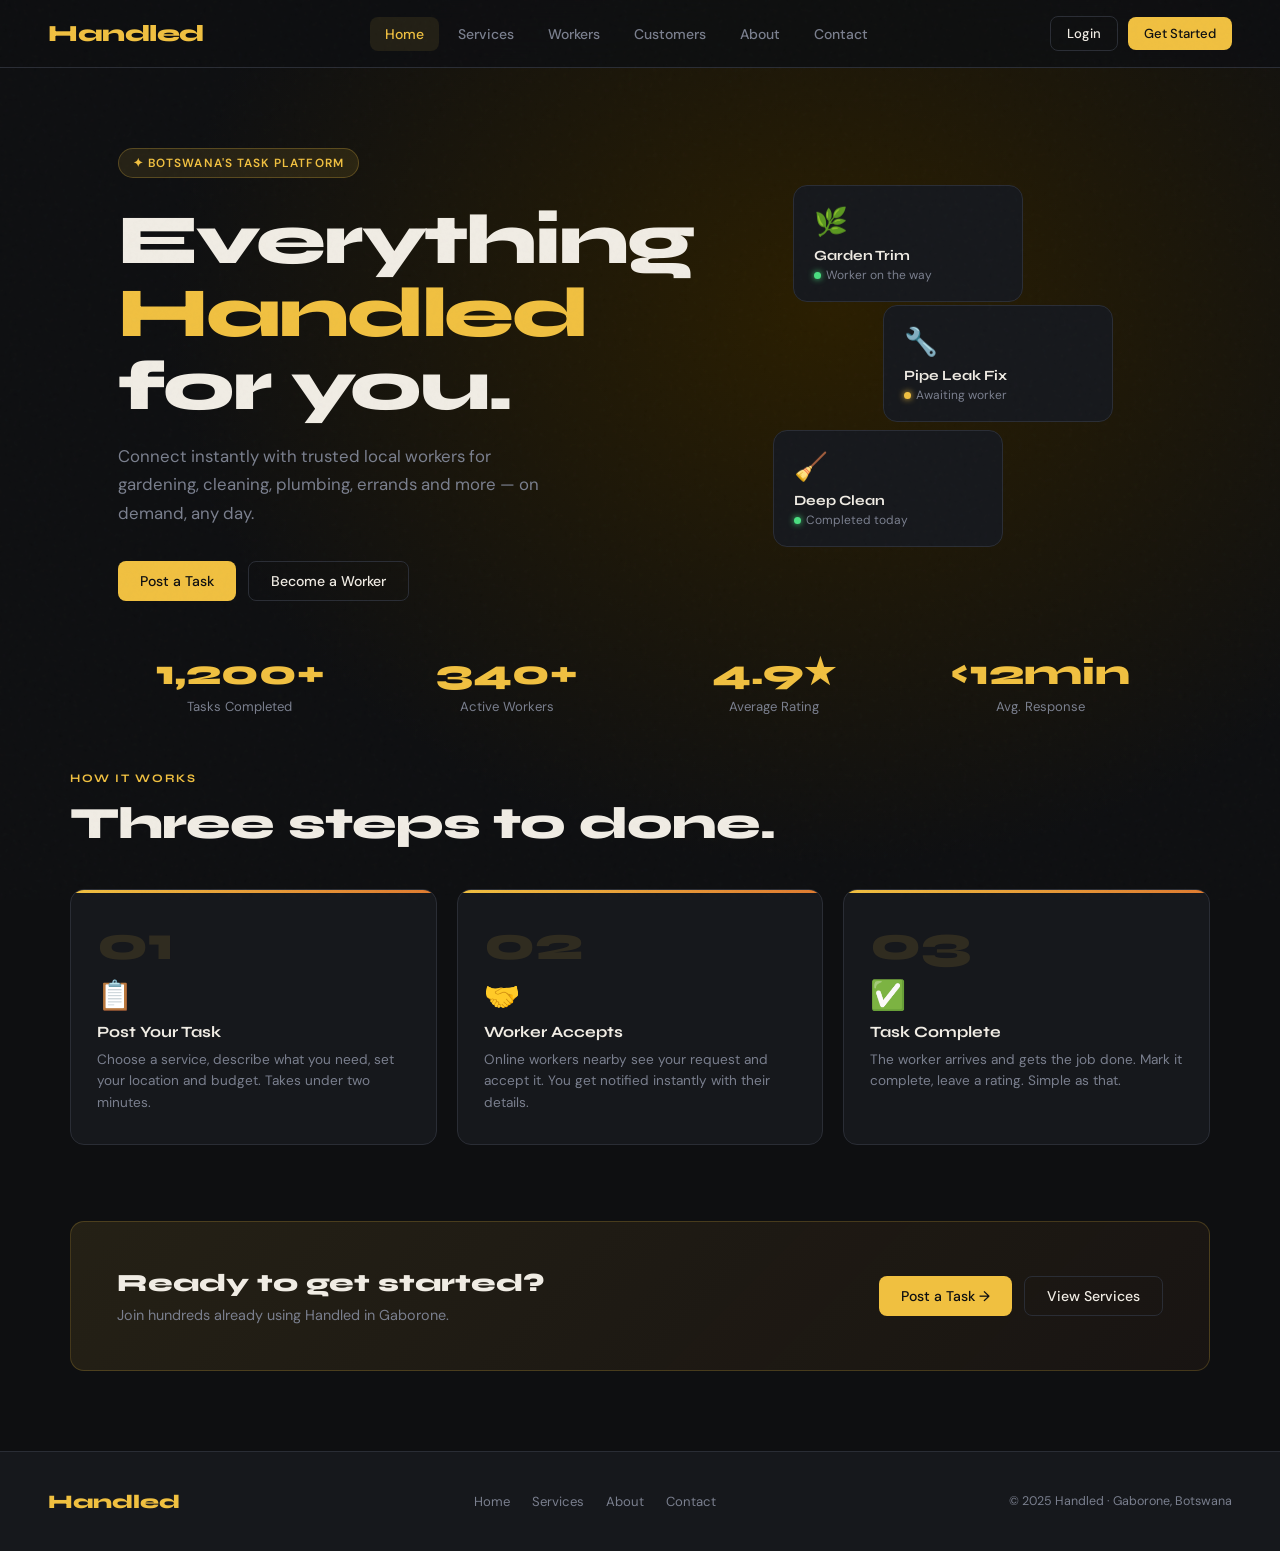
<file: index.html>
<!DOCTYPE html>
<html lang="en">
<head>
<meta charset="UTF-8">
<meta name="viewport" content="width=device-width, initial-scale=1.0">
<title>Handled – Tasks, Done.</title>
<link href="https://fonts.googleapis.com/css2?family=Syne:wght@400;600;700;800&family=DM+Sans:ital,wght@0,300;0,400;0,500;1,300&display=swap" rel="stylesheet">
<style>
:root{--bg:#0e0f11;--surface:#16181c;--surface2:#1e2127;--border:#2a2d35;--accent:#f0c040;--accent2:#e07b30;--text:#f0ece4;--muted:#7a7f8e;--success:#4ade80;--danger:#f87171;--radius:14px;--radius-sm:8px;}
*{margin:0;padding:0;box-sizing:border-box;}
html{scroll-behavior:smooth;}
body{font-family:'DM Sans',sans-serif;background:var(--bg);color:var(--text);min-height:100vh;overflow-x:hidden;}
body::before{content:'';position:fixed;inset:0;background-image:url("data:image/svg+xml,%3Csvg viewBox='0 0 200 200' xmlns='http://www.w3.org/2000/svg'%3E%3Cfilter id='n'%3E%3CfeTurbulence type='fractalNoise' baseFrequency='0.9' numOctaves='4' stitchTiles='stitch'/%3E%3C/filter%3E%3Crect width='100%25' height='100%25' filter='url(%23n)' opacity='0.04'/%3E%3C/svg%3E");pointer-events:none;z-index:9998;opacity:.5;}

/* NAVBAR */
.navbar{position:fixed;top:0;left:0;right:0;z-index:999;display:flex;align-items:center;justify-content:space-between;padding:0 48px;height:68px;background:rgba(14,15,17,.9);backdrop-filter:blur(16px);border-bottom:1px solid var(--border);}
.nav-logo{font-family:'Syne',sans-serif;font-size:1.45rem;font-weight:800;color:var(--accent);cursor:pointer;letter-spacing:-.02em;}
.nav-links{display:flex;align-items:center;gap:4px;}
.nav-link{padding:8px 15px;border-radius:var(--radius-sm);font-size:.875rem;font-weight:500;color:var(--muted);cursor:pointer;transition:all .18s;border:none;background:transparent;font-family:'DM Sans',sans-serif;}
.nav-link:hover{color:var(--text);}
.nav-link.active{color:var(--accent);background:rgba(240,192,64,.09);}
.nav-actions{display:flex;align-items:center;gap:10px;}
.btn{display:inline-flex;align-items:center;gap:8px;padding:10px 22px;border-radius:var(--radius-sm);font-family:'DM Sans',sans-serif;font-size:.88rem;font-weight:500;cursor:pointer;border:none;transition:all .18s;}
.btn-primary{background:var(--accent);color:#0e0f11;}
.btn-primary:hover{background:#ffd055;transform:translateY(-1px);}
.btn-ghost{background:transparent;color:var(--text);border:1px solid var(--border);}
.btn-ghost:hover{border-color:var(--accent);color:var(--accent);}
.btn-sm{padding:8px 16px;font-size:.82rem;}
.hamburger{display:none;flex-direction:column;gap:5px;cursor:pointer;padding:6px;background:none;border:none;}
.hamburger span{display:block;width:22px;height:2px;background:var(--text);border-radius:2px;transition:all .3s;}
.mobile-menu{display:none;position:fixed;top:68px;left:0;right:0;background:var(--surface);border-bottom:1px solid var(--border);padding:16px 24px;z-index:998;flex-direction:column;gap:4px;}
.mobile-menu.open{display:flex;}
.mob-link{padding:12px 16px;border-radius:var(--radius-sm);font-size:.9rem;font-weight:500;color:var(--muted);cursor:pointer;transition:all .18s;border:none;background:transparent;font-family:'DM Sans',sans-serif;text-align:left;}
.mob-link:hover,.mob-link.active{color:var(--accent);background:rgba(240,192,64,.08);}

/* PAGE SYSTEM */
.page{display:none;min-height:100vh;padding-top:68px;}
.page.active{display:block;animation:fadeIn .35s ease;}
@keyframes fadeIn{from{opacity:0;transform:translateY(10px);}to{opacity:1;transform:translateY(0);}}

/* COMMON */
.section{padding:76px 48px;}
.section-label{font-family:'Syne',sans-serif;font-size:.72rem;font-weight:700;letter-spacing:.14em;text-transform:uppercase;color:var(--accent);margin-bottom:14px;}
.section-title{font-family:'Syne',sans-serif;font-size:clamp(1.8rem,3.5vw,2.8rem);font-weight:800;line-height:1.1;letter-spacing:-.02em;}
.section-sub{color:var(--muted);font-size:1rem;line-height:1.7;margin-top:14px;max-width:520px;}
footer{background:var(--surface);border-top:1px solid var(--border);padding:38px 48px;display:flex;align-items:center;justify-content:space-between;flex-wrap:wrap;gap:20px;}
.footer-logo{font-family:'Syne',sans-serif;font-size:1.2rem;font-weight:800;color:var(--accent);}
.footer-links{display:flex;gap:22px;flex-wrap:wrap;}
.footer-links a{font-size:.82rem;color:var(--muted);text-decoration:none;cursor:pointer;transition:color .18s;}
.footer-links a:hover{color:var(--text);}
.footer-copy{font-size:.78rem;color:var(--muted);}
.empty-state{text-align:center;padding:36px 20px;color:var(--muted);}
.empty-state .ei{font-size:2rem;margin-bottom:10px;}
.empty-state p{font-size:.85rem;}
#toast{position:fixed;bottom:28px;right:28px;background:var(--surface2);border:1px solid var(--border);border-radius:var(--radius-sm);padding:14px 20px;font-size:.87rem;color:var(--text);display:flex;align-items:center;gap:10px;opacity:0;transform:translateY(10px);transition:all .25s;z-index:9999;max-width:320px;pointer-events:none;}
#toast.show{opacity:1;transform:translateY(0);}

/* FORMS */
.form-group{margin-bottom:16px;}
.form-group label{display:block;font-size:.8rem;color:var(--muted);margin-bottom:6px;font-weight:500;}
.form-group input,.form-group select,.form-group textarea{width:100%;background:var(--surface2);border:1px solid var(--border);border-radius:var(--radius-sm);padding:11px 13px;color:var(--text);font-size:.9rem;font-family:'DM Sans',sans-serif;transition:border .18s;appearance:none;}
.form-group input:focus,.form-group select:focus,.form-group textarea:focus{outline:none;border-color:var(--accent);}
.form-group input::placeholder,.form-group textarea::placeholder{color:var(--muted);}
.form-group textarea{resize:vertical;min-height:80px;}
.form-row{display:grid;grid-template-columns:1fr 1fr;gap:12px;}
.auth-submit{width:100%;padding:13px;background:var(--accent);border:none;border-radius:var(--radius-sm);color:#0e0f11;font-size:.95rem;font-weight:700;cursor:pointer;font-family:'Syne',sans-serif;margin-top:4px;transition:all .18s;}
.auth-submit:hover{background:#ffd055;transform:translateY(-1px);}
.tab-row{display:flex;background:var(--surface2);border-radius:var(--radius-sm);padding:4px;margin-bottom:22px;gap:4px;}
.tab{flex:1;padding:9px;text-align:center;font-size:.85rem;font-weight:500;cursor:pointer;border-radius:6px;transition:all .18s;color:var(--muted);border:none;background:transparent;font-family:'DM Sans',sans-serif;}
.tab.active{background:var(--accent);color:#0e0f11;}
.badge{padding:4px 11px;border-radius:99px;font-size:.72rem;font-weight:600;}
.badge-pending{background:rgba(240,192,64,.15);color:var(--accent);}
.badge-accepted{background:rgba(74,222,128,.15);color:var(--success);}
.badge-done{background:rgba(74,222,128,.1);color:var(--success);border:1px solid rgba(74,222,128,.2);}
.logout-btn{background:transparent;border:1px solid var(--border);color:var(--muted);padding:8px 14px;border-radius:var(--radius-sm);cursor:pointer;font-size:.8rem;font-family:'DM Sans',sans-serif;transition:all .18s;}
.logout-btn:hover{border-color:var(--danger);color:var(--danger);}
.nav-user-pill{display:flex;align-items:center;gap:8px;font-size:.83rem;color:var(--muted);}
.avatar{width:30px;height:30px;border-radius:50%;background:var(--accent);color:#0e0f11;display:flex;align-items:center;justify-content:center;font-weight:700;font-size:.8rem;font-family:'Syne',sans-serif;}

/* ── HOME ── */
#home{background:radial-gradient(ellipse 80% 55% at 65% 20%,#2a1e00,var(--bg) 65%);}
.hero{display:grid;grid-template-columns:1fr 1fr;max-width:1140px;margin:0 auto;padding:80px 48px 50px;gap:60px;align-items:center;}
.hero-badge{display:inline-flex;align-items:center;gap:8px;background:rgba(240,192,64,.1);border:1px solid rgba(240,192,64,.25);padding:6px 14px;border-radius:99px;margin-bottom:26px;font-size:.74rem;letter-spacing:.09em;text-transform:uppercase;color:var(--accent);font-weight:600;}
.hero-title{font-family:'Syne',sans-serif;font-size:clamp(3rem,5.5vw,4.6rem);font-weight:800;line-height:1.04;letter-spacing:-.03em;}
.hero-title span{color:var(--accent);}
.hero-sub{margin-top:18px;color:var(--muted);font-size:1.05rem;line-height:1.7;max-width:440px;}
.hero-btns{display:flex;gap:12px;margin-top:34px;flex-wrap:wrap;}
.hero-visual{position:relative;height:400px;}
.float-card{position:absolute;background:var(--surface);border:1px solid var(--border);border-radius:var(--radius);padding:18px 20px;width:230px;animation:float 4s ease-in-out infinite;}
.float-card:nth-child(1){top:10px;left:40px;animation-delay:0s;}
.float-card:nth-child(2){top:130px;left:130px;animation-delay:.9s;}
.float-card:nth-child(3){top:255px;left:20px;animation-delay:1.7s;}
@keyframes float{0%,100%{transform:translateY(0);}50%{transform:translateY(-9px);}}
.float-card .fi{font-size:1.7rem;margin-bottom:8px;}
.float-card h4{font-family:'Syne',sans-serif;font-size:.88rem;font-weight:700;}
.float-card p{font-size:.75rem;color:var(--muted);margin-top:3px;}
.dot{display:inline-block;width:7px;height:7px;border-radius:50%;margin-right:5px;}
.dot-g{background:var(--success);box-shadow:0 0 6px var(--success);}
.dot-y{background:var(--accent);box-shadow:0 0 6px var(--accent);}
.stats-strip{display:grid;grid-template-columns:repeat(4,1fr);max-width:1140px;margin:0 auto;padding:0 48px 56px;gap:24px;}
.strip-stat{text-align:center;}
.strip-num{font-family:'Syne',sans-serif;font-size:2.2rem;font-weight:800;color:var(--accent);}
.strip-lbl{font-size:.82rem;color:var(--muted);margin-top:4px;}
.how-grid{display:grid;grid-template-columns:repeat(3,1fr);gap:20px;max-width:1140px;margin:40px auto 0;}
.how-card{background:var(--surface);border:1px solid var(--border);border-radius:var(--radius);padding:30px 26px;position:relative;overflow:hidden;}
.how-card::before{content:'';position:absolute;top:0;left:0;right:0;height:3px;background:linear-gradient(90deg,var(--accent),var(--accent2));}
.how-num{font-family:'Syne',sans-serif;font-size:3rem;font-weight:800;color:rgba(240,192,64,.12);line-height:1;}
.how-icon{font-size:1.8rem;margin:8px 0;}
.how-card h4{font-family:'Syne',sans-serif;font-size:.98rem;font-weight:700;margin-bottom:8px;}
.how-card p{font-size:.85rem;color:var(--muted);line-height:1.6;}

/* ── SERVICES ── */
#services{background:radial-gradient(ellipse 60% 40% at 20% 80%,#1a0f00,var(--bg) 60%);}
.services-grid{display:grid;grid-template-columns:repeat(3,1fr);gap:20px;margin-top:44px;}
.service-card{background:var(--surface);border:1px solid var(--border);border-radius:var(--radius);padding:32px 26px;cursor:pointer;transition:all .22s;position:relative;overflow:hidden;}
.service-card::after{content:'';position:absolute;bottom:0;left:0;right:0;height:0;background:linear-gradient(to top,rgba(240,192,64,.06),transparent);transition:height .3s;}
.service-card:hover{border-color:rgba(240,192,64,.4);transform:translateY(-4px);box-shadow:0 16px 40px rgba(0,0,0,.4);}
.service-card:hover::after{height:100%;}
.svc-icon{font-size:2.6rem;margin-bottom:16px;}
.svc-name{font-family:'Syne',sans-serif;font-size:1.1rem;font-weight:800;margin-bottom:10px;}
.svc-desc{font-size:.86rem;color:var(--muted);line-height:1.65;}
.svc-price{margin-top:18px;font-family:'Syne',sans-serif;font-size:.88rem;font-weight:700;color:var(--accent);}
.svc-tags{display:flex;flex-wrap:wrap;gap:6px;margin-top:12px;}
.svc-tag{padding:3px 10px;background:var(--surface2);border-radius:99px;font-size:.71rem;color:var(--muted);border:1px solid var(--border);}

/* ── WORKERS ── */
#workers-page{background:radial-gradient(ellipse 50% 40% at 80% 20%,#001a10,var(--bg) 60%);}
.workers-grid{display:grid;grid-template-columns:repeat(3,1fr);gap:20px;margin-top:44px;margin-bottom:48px;}
.worker-card{background:var(--surface);border:1px solid var(--border);border-radius:var(--radius);padding:26px;transition:all .22s;}
.worker-card:hover{border-color:rgba(240,192,64,.35);transform:translateY(-3px);}
.worker-top{display:flex;align-items:center;gap:14px;margin-bottom:16px;}
.w-avatar{width:50px;height:50px;border-radius:50%;display:flex;align-items:center;justify-content:center;font-family:'Syne',sans-serif;font-size:1.25rem;font-weight:800;color:#0e0f11;flex-shrink:0;}
.w-info h4{font-family:'Syne',sans-serif;font-size:.95rem;font-weight:700;}
.w-info p{font-size:.76rem;color:var(--muted);margin-top:2px;}
.w-online{display:inline-flex;align-items:center;gap:5px;font-size:.72rem;margin-top:4px;}
.w-skills{display:flex;flex-wrap:wrap;gap:6px;margin-bottom:14px;}
.skill-tag{padding:4px 11px;background:rgba(240,192,64,.08);border:1px solid rgba(240,192,64,.2);border-radius:99px;font-size:.72rem;color:var(--accent);}
.w-stats{display:flex;gap:20px;}
.wstat{text-align:center;}
.wstat-num{font-family:'Syne',sans-serif;font-size:1.05rem;font-weight:700;}
.wstat-lbl{font-size:.69rem;color:var(--muted);margin-top:2px;}
/* Worker auth box */
.worker-auth-box{background:var(--surface);border:1px solid var(--border);border-radius:var(--radius);padding:34px 30px;max-width:500px;}
/* Worker dash */
.online-toggle{display:flex;align-items:center;gap:10px;background:var(--surface);border:1px solid var(--border);border-radius:var(--radius-sm);padding:8px 16px;cursor:pointer;}
.toggle-sw{width:40px;height:22px;background:var(--border);border-radius:99px;position:relative;transition:background .2s;}
.toggle-sw.on{background:var(--success);}
.toggle-sw::after{content:'';position:absolute;width:16px;height:16px;border-radius:50%;background:white;top:3px;left:3px;transition:transform .2s;}
.toggle-sw.on::after{transform:translateX(18px);}
.online-txt.on{color:var(--success);}
.online-txt.off{color:var(--muted);}
.online-txt{font-size:.78rem;}
.w-stats-row{display:grid;grid-template-columns:repeat(3,1fr);gap:14px;margin:26px 0;}
.w-stat-card{background:var(--surface);border:1px solid var(--border);border-radius:var(--radius);padding:20px 22px;}
.ws-label{font-size:.74rem;color:var(--muted);font-weight:500;margin-bottom:6px;}
.ws-val{font-family:'Syne',sans-serif;font-size:1.8rem;font-weight:800;color:var(--accent);}
.jobs-list{display:flex;flex-direction:column;gap:12px;}
.job-card{background:var(--surface);border:1px solid var(--border);border-radius:var(--radius);padding:20px 24px;display:grid;grid-template-columns:auto 1fr auto;gap:16px;align-items:start;transition:border .2s,transform .18s;}
.job-card:hover{border-color:rgba(240,192,64,.4);transform:translateX(4px);}
.j-emoji{font-size:1.8rem;}
.j-body h4{font-family:'Syne',sans-serif;font-size:.93rem;font-weight:700;margin-bottom:4px;}
.j-body p{font-size:.81rem;color:var(--muted);line-height:1.5;}
.j-tags{display:flex;gap:6px;margin-top:8px;flex-wrap:wrap;}
.j-tag{padding:3px 9px;background:var(--surface2);border-radius:99px;font-size:.69rem;color:var(--muted);border:1px solid var(--border);}
.j-right{display:flex;flex-direction:column;align-items:flex-end;gap:8px;}
.j-price{font-family:'Syne',sans-serif;font-size:1.05rem;font-weight:700;color:var(--accent);}
.j-price span{font-size:.69rem;color:var(--muted);font-family:'DM Sans',sans-serif;font-weight:400;}
.btn-accept{padding:8px 16px;background:var(--accent);color:#0e0f11;border:none;border-radius:var(--radius-sm);cursor:pointer;font-size:.82rem;font-weight:600;font-family:'Syne',sans-serif;transition:all .18s;white-space:nowrap;}
.btn-accept:hover{background:#ffd055;}
.btn-accepted{padding:8px 16px;background:rgba(74,222,128,.15);color:var(--success);border:1px solid rgba(74,222,128,.3);border-radius:var(--radius-sm);font-size:.82rem;font-weight:600;font-family:'Syne',sans-serif;white-space:nowrap;}

/* ── CUSTOMERS ── */
#customers-page{background:radial-gradient(ellipse 55% 40% at 10% 60%,#001520,var(--bg) 60%);}
.auth-wrap{display:grid;grid-template-columns:1fr 1fr;gap:44px;margin-top:44px;align-items:start;}
.auth-box{background:var(--surface);border:1px solid var(--border);border-radius:var(--radius);padding:34px 30px;}
.auth-box-title{font-family:'Syne',sans-serif;font-size:1.1rem;font-weight:800;margin-bottom:5px;}
.auth-box-sub{font-size:.82rem;color:var(--muted);margin-bottom:22px;}
.cat-grid{display:grid;grid-template-columns:repeat(5,1fr);gap:10px;margin-bottom:18px;}
.cat-btn{background:var(--surface2);border:1px solid var(--border);border-radius:var(--radius-sm);padding:14px 8px;text-align:center;cursor:pointer;transition:all .18s;}
.cat-btn:hover,.cat-btn.sel{border-color:var(--accent);background:rgba(240,192,64,.08);}
.cat-btn .ci{font-size:1.5rem;margin-bottom:5px;}
.cat-btn span{display:block;font-size:.7rem;font-family:'Syne',sans-serif;font-weight:700;}
.post-form{background:var(--surface2);border:1px solid var(--border);border-radius:var(--radius-sm);padding:20px;margin-bottom:18px;display:none;}
.post-form h4{font-family:'Syne',sans-serif;font-size:.9rem;font-weight:700;margin-bottom:14px;}
.dash-box{background:var(--surface);border:1px solid var(--border);border-radius:var(--radius);overflow:hidden;}
.dash-head{background:linear-gradient(135deg,rgba(240,192,64,.1),transparent);padding:22px 26px;border-bottom:1px solid var(--border);display:flex;align-items:center;justify-content:space-between;}
.dash-head h3{font-family:'Syne',sans-serif;font-size:.95rem;font-weight:800;}
.dash-body{padding:22px 26px;}
.req-list{display:flex;flex-direction:column;gap:10px;}
.req-card{background:var(--surface);border:1px solid var(--border);border-radius:var(--radius-sm);padding:15px 18px;display:flex;align-items:center;justify-content:space-between;gap:10px;transition:border .18s;}
.req-l{display:flex;align-items:center;gap:12px;}
.req-emoji{font-size:1.5rem;}
.req-info h5{font-family:'Syne',sans-serif;font-size:.86rem;font-weight:700;}
.req-info p{font-size:.74rem;color:var(--muted);margin-top:2px;}
.req-r{display:flex;align-items:center;gap:10px;flex-shrink:0;}

/* ── ABOUT ── */
#about{background:radial-gradient(ellipse 60% 50% at 50% 0%,#1a1000,var(--bg) 60%);}
.about-hero{display:grid;grid-template-columns:1fr 1fr;gap:56px;align-items:center;margin-bottom:72px;}
.about-title{font-family:'Syne',sans-serif;font-size:clamp(2rem,4vw,3rem);font-weight:800;line-height:1.1;letter-spacing:-.02em;}
.about-body{font-size:.93rem;color:var(--muted);line-height:1.8;margin-top:16px;}
.about-visual{display:grid;grid-template-columns:1fr 1fr;gap:12px;}
.about-tile{background:var(--surface);border:1px solid var(--border);border-radius:var(--radius);padding:24px 20px;}
.at-icon{font-size:1.7rem;margin-bottom:10px;}
.about-tile h4{font-family:'Syne',sans-serif;font-size:.88rem;font-weight:700;margin-bottom:6px;}
.about-tile p{font-size:.79rem;color:var(--muted);line-height:1.6;}
.values-grid{display:grid;grid-template-columns:repeat(4,1fr);gap:16px;margin-top:36px;}
.value-card{background:var(--surface);border:1px solid var(--border);border-radius:var(--radius);padding:26px 20px;text-align:center;}
.value-icon{font-size:1.9rem;margin-bottom:12px;}
.value-card h4{font-family:'Syne',sans-serif;font-size:.88rem;font-weight:700;margin-bottom:8px;}
.value-card p{font-size:.79rem;color:var(--muted);line-height:1.5;}

/* ── CONTACT ── */
#contact{background:radial-gradient(ellipse 50% 50% at 80% 80%,#100a00,var(--bg) 60%);}
.contact-grid{display:grid;grid-template-columns:1fr 1.4fr;gap:44px;margin-top:44px;align-items:start;}
.contact-info-card{background:var(--surface);border:1px solid var(--border);border-radius:var(--radius);padding:34px;}
.contact-info-card h3{font-family:'Syne',sans-serif;font-size:1.05rem;font-weight:800;margin-bottom:22px;}
.contact-item{display:flex;align-items:flex-start;gap:14px;margin-bottom:22px;}
.ci-icon{width:40px;height:40px;background:rgba(240,192,64,.1);border:1px solid rgba(240,192,64,.2);border-radius:var(--radius-sm);display:flex;align-items:center;justify-content:center;font-size:1rem;flex-shrink:0;}
.ci-body h5{font-family:'Syne',sans-serif;font-size:.84rem;font-weight:700;margin-bottom:3px;}
.ci-body p{font-size:.8rem;color:var(--muted);line-height:1.5;}
.contact-form-card{background:var(--surface);border:1px solid var(--border);border-radius:var(--radius);padding:34px;}
.contact-form-card h3{font-family:'Syne',sans-serif;font-size:1.05rem;font-weight:800;margin-bottom:5px;}
.contact-form-card > p{font-size:.82rem;color:var(--muted);margin-bottom:22px;}
.contact-submit{width:100%;padding:14px;background:var(--accent);border:none;border-radius:var(--radius-sm);color:#0e0f11;font-size:.95rem;font-weight:700;cursor:pointer;font-family:'Syne',sans-serif;transition:all .18s;margin-top:4px;}
.contact-submit:hover{background:#ffd055;transform:translateY(-1px);}

/* RESPONSIVE */
@media(max-width:920px){
  .navbar{padding:0 20px;}
  .nav-links{display:none;}
  .hamburger{display:flex;}
  .hero,.auth-wrap,.contact-grid,.about-hero{grid-template-columns:1fr;}
  .hero-visual{display:none;}
  .services-grid,.workers-grid,.values-grid,.how-grid{grid-template-columns:repeat(2,1fr);}
  .section{padding:56px 20px;}
  .stats-strip{padding:0 20px 40px;grid-template-columns:repeat(2,1fr);}
  .cat-grid{grid-template-columns:repeat(3,1fr);}
}
@media(max-width:560px){
  .services-grid,.workers-grid,.values-grid,.how-grid{grid-template-columns:1fr;}
  .w-stats-row{grid-template-columns:repeat(2,1fr);}
}
</style>
</head>
<body>

<!-- NAVBAR -->
<nav class="navbar">
  <div class="nav-logo" onclick="nav('home')">Handled</div>
  <div class="nav-links">
    <button class="nav-link active" onclick="nav('home')">Home</button>
    <button class="nav-link" onclick="nav('services')">Services</button>
    <button class="nav-link" onclick="nav('workers-page')">Workers</button>
    <button class="nav-link" onclick="nav('customers-page')">Customers</button>
    <button class="nav-link" onclick="nav('about')">About</button>
    <button class="nav-link" onclick="nav('contact')">Contact</button>
  </div>
  <div class="nav-actions" id="nav-actions">
    <button class="btn btn-ghost btn-sm" onclick="nav('customers-page')">Login</button>
    <button class="btn btn-primary btn-sm" onclick="nav('customers-page')">Get Started</button>
  </div>
  <button class="hamburger" onclick="toggleMenu()">
    <span></span><span></span><span></span>
  </button>
</nav>

<!-- MOBILE MENU -->
<div class="mobile-menu" id="mobile-menu">
  <button class="mob-link active" onclick="nav('home');closeMenu()">Home</button>
  <button class="mob-link" onclick="nav('services');closeMenu()">Services</button>
  <button class="mob-link" onclick="nav('workers-page');closeMenu()">Workers</button>
  <button class="mob-link" onclick="nav('customers-page');closeMenu()">Customers</button>
  <button class="mob-link" onclick="nav('about');closeMenu()">About</button>
  <button class="mob-link" onclick="nav('contact');closeMenu()">Contact</button>
</div>

<!-- ══════════ HOME ══════════ -->
<div id="home" class="page active">
  <div class="hero">
    <div>
      <div class="hero-badge">✦ Botswana's Task Platform</div>
      <h1 class="hero-title">Everything<br><span>Handled</span><br>for you.</h1>
      <p class="hero-sub">Connect instantly with trusted local workers for gardening, cleaning, plumbing, errands and more — on demand, any day.</p>
      <div class="hero-btns">
        <button class="btn btn-primary" onclick="nav('customers-page')">Post a Task</button>
        <button class="btn btn-ghost" onclick="nav('workers-page')">Become a Worker</button>
      </div>
    </div>
    <div class="hero-visual">
      <div class="float-card"><div class="fi">🌿</div><h4>Garden Trim</h4><p><span class="dot dot-g"></span>Worker on the way</p></div>
      <div class="float-card"><div class="fi">🔧</div><h4>Pipe Leak Fix</h4><p><span class="dot dot-y"></span>Awaiting worker</p></div>
      <div class="float-card"><div class="fi">🧹</div><h4>Deep Clean</h4><p><span class="dot dot-g"></span>Completed today</p></div>
    </div>
  </div>
  <div class="stats-strip">
    <div class="strip-stat"><div class="strip-num">1,200+</div><div class="strip-lbl">Tasks Completed</div></div>
    <div class="strip-stat"><div class="strip-num">340+</div><div class="strip-lbl">Active Workers</div></div>
    <div class="strip-stat"><div class="strip-num">4.9★</div><div class="strip-lbl">Average Rating</div></div>
    <div class="strip-stat"><div class="strip-num">&lt;12min</div><div class="strip-lbl">Avg. Response</div></div>
  </div>
  <div class="section" style="padding-top:0;">
    <div style="max-width:1140px;margin:0 auto;">
      <div class="section-label">How it works</div>
      <div class="section-title">Three steps to done.</div>
      <div class="how-grid">
        <div class="how-card"><div class="how-num">01</div><div class="how-icon">📋</div><h4>Post Your Task</h4><p>Choose a service, describe what you need, set your location and budget. Takes under two minutes.</p></div>
        <div class="how-card"><div class="how-num">02</div><div class="how-icon">🤝</div><h4>Worker Accepts</h4><p>Online workers nearby see your request and accept it. You get notified instantly with their details.</p></div>
        <div class="how-card"><div class="how-num">03</div><div class="how-icon">✅</div><h4>Task Complete</h4><p>The worker arrives and gets the job done. Mark it complete, leave a rating. Simple as that.</p></div>
      </div>
    </div>
  </div>
  <div class="section" style="padding-top:0;padding-bottom:80px;">
    <div style="max-width:1140px;margin:0 auto;background:linear-gradient(135deg,rgba(240,192,64,.1),rgba(224,123,48,.05));border:1px solid rgba(240,192,64,.2);border-radius:var(--radius);padding:46px;display:flex;align-items:center;justify-content:space-between;gap:28px;flex-wrap:wrap;">
      <div><h2 style="font-family:'Syne',sans-serif;font-size:1.55rem;font-weight:800;margin-bottom:8px;">Ready to get started?</h2><p style="color:var(--muted);font-size:.9rem;">Join hundreds already using Handled in Gaborone.</p></div>
      <div style="display:flex;gap:12px;flex-wrap:wrap;"><button class="btn btn-primary" onclick="nav('customers-page')">Post a Task →</button><button class="btn btn-ghost" onclick="nav('services')">View Services</button></div>
    </div>
  </div>
  <footer>
    <div class="footer-logo">Handled</div>
    <div class="footer-links"><a onclick="nav('home')">Home</a><a onclick="nav('services')">Services</a><a onclick="nav('about')">About</a><a onclick="nav('contact')">Contact</a></div>
    <div class="footer-copy">© 2025 Handled · Gaborone, Botswana</div>
  </footer>
</div>

<!-- ══════════ SERVICES ══════════ -->
<div id="services" class="page">
  <div class="section">
    <div style="max-width:1140px;margin:0 auto;">
      <div class="section-label">What we offer</div>
      <div class="section-title">Services built<br>for everyday life.</div>
      <p class="section-sub">From your garden to your geyser — our verified workers handle it all, fast and affordably.</p>
      <div class="services-grid">
        <div class="service-card"><div class="svc-icon">🌿</div><div class="svc-name">Gardening</div><div class="svc-desc">Lawn mowing, hedge trimming, weeding, garden design, tree pruning, irrigation setup and seasonal planting.</div><div class="svc-price">from P80 / hr</div><div class="svc-tags"><span class="svc-tag">Lawn care</span><span class="svc-tag">Trimming</span><span class="svc-tag">Weeding</span><span class="svc-tag">Planting</span></div></div>
        <div class="service-card"><div class="svc-icon">🧹</div><div class="svc-name">Cleaning</div><div class="svc-desc">Deep house cleans, regular domestic help, end-of-lease cleans, office cleaning and carpet steam cleaning.</div><div class="svc-price">from P70 / hr</div><div class="svc-tags"><span class="svc-tag">Deep clean</span><span class="svc-tag">Domestic</span><span class="svc-tag">Office</span><span class="svc-tag">Carpet</span></div></div>
        <div class="service-card"><div class="svc-icon">⚡</div><div class="svc-name">Electrician</div><div class="svc-desc">Fault finding, new installations, DB board upgrades, light fittings, solar wiring and safety inspections.</div><div class="svc-price">from P150 / hr</div><div class="svc-tags"><span class="svc-tag">Wiring</span><span class="svc-tag">Installations</span><span class="svc-tag">Solar</span><span class="svc-tag">Repairs</span></div></div>
        <div class="service-card"><div class="svc-icon">🛒</div><div class="svc-name">Errands</div><div class="svc-desc">Grocery runs, document delivery, queue standing, pharmacy pickups, banking and airport transport assistance.</div><div class="svc-price">from P50 / hr</div><div class="svc-tags"><span class="svc-tag">Groceries</span><span class="svc-tag">Delivery</span><span class="svc-tag">Transport</span><span class="svc-tag">Pickups</span></div></div>
        <div class="service-card"><div class="svc-icon">🔧</div><div class="svc-name">Plumbing</div><div class="svc-desc">Burst pipes, leaking taps, geyser repairs, drain unblocking, new pipe installations and bathroom fitting.</div><div class="svc-price">from P130 / hr</div><div class="svc-tags"><span class="svc-tag">Leaks</span><span class="svc-tag">Geyser</span><span class="svc-tag">Drains</span><span class="svc-tag">Pipes</span></div></div>
        <div class="service-card" style="border-style:dashed;opacity:.55;cursor:default;"><div class="svc-icon">🔜</div><div class="svc-name">Coming Soon</div><div class="svc-desc">Painting, carpentry, appliance repairs, pest control and more are on the way. Stay tuned!</div><div class="svc-price" style="color:var(--muted);">—</div></div>
      </div>
    </div>
  </div>
  <footer><div class="footer-logo">Handled</div><div class="footer-links"><a onclick="nav('home')">Home</a><a onclick="nav('services')">Services</a><a onclick="nav('about')">About</a><a onclick="nav('contact')">Contact</a></div><div class="footer-copy">© 2025 Handled · Gaborone, Botswana</div></footer>
</div>

<!-- ══════════ WORKERS ══════════ -->
<div id="workers-page" class="page">
  <!-- PUBLIC VIEW -->
  <div id="worker-public">
    <div class="section">
      <div style="max-width:1140px;margin:0 auto;">
        <div class="section-label">Our Workers</div>
        <div class="section-title">Meet the people<br>who get it done.</div>
        <p class="section-sub">Verified, rated and ready. Every worker on Handled is screened before going live on the platform.</p>
        <div class="workers-grid">
          <div class="worker-card"><div class="worker-top"><div class="w-avatar" style="background:#4ade80;">K</div><div class="w-info"><h4>Kabo Sithole</h4><p>Gaborone, Block 6</p><div class="w-online"><span class="dot dot-g"></span><span style="color:var(--success);font-size:.72rem;">Online now</span></div></div></div><div class="w-skills"><span class="skill-tag">🌿 Gardening</span><span class="skill-tag">🧹 Cleaning</span></div><div class="w-stats"><div class="wstat"><div class="wstat-num">87</div><div class="wstat-lbl">Jobs done</div></div><div class="wstat"><div class="wstat-num">4.9★</div><div class="wstat-lbl">Rating</div></div><div class="wstat"><div class="wstat-num">2yr</div><div class="wstat-lbl">Exp.</div></div></div></div>
          <div class="worker-card"><div class="worker-top"><div class="w-avatar" style="background:#f0c040;">T</div><div class="w-info"><h4>Tshego Moleleki</h4><p>Gaborone, Broadhurst</p><div class="w-online"><span class="dot dot-g"></span><span style="color:var(--success);font-size:.72rem;">Online now</span></div></div></div><div class="w-skills"><span class="skill-tag">⚡ Electrician</span><span class="skill-tag">🔧 Plumbing</span></div><div class="w-stats"><div class="wstat"><div class="wstat-num">124</div><div class="wstat-lbl">Jobs done</div></div><div class="wstat"><div class="wstat-num">5.0★</div><div class="wstat-lbl">Rating</div></div><div class="wstat"><div class="wstat-num">5yr</div><div class="wstat-lbl">Exp.</div></div></div></div>
          <div class="worker-card"><div class="worker-top"><div class="w-avatar" style="background:#e07b30;">L</div><div class="w-info"><h4>Lesego Dube</h4><p>Gaborone, Tlokweng</p><div class="w-online"><span class="dot dot-y"></span><span style="color:var(--muted);font-size:.72rem;">Away</span></div></div></div><div class="w-skills"><span class="skill-tag">🛒 Errands</span><span class="skill-tag">🧹 Cleaning</span></div><div class="w-stats"><div class="wstat"><div class="wstat-num">56</div><div class="wstat-lbl">Jobs done</div></div><div class="wstat"><div class="wstat-num">4.8★</div><div class="wstat-lbl">Rating</div></div><div class="wstat"><div class="wstat-num">1yr</div><div class="wstat-lbl">Exp.</div></div></div></div>
        </div>

        <!-- Worker Auth -->
        <div class="worker-auth-box">
          <div class="section-label" style="margin-bottom:8px;">Join / Login</div>
          <h3 style="font-family:'Syne',sans-serif;font-size:1.2rem;font-weight:800;margin-bottom:6px;">Earn on your own schedule.</h3>
          <p style="font-size:.83rem;color:var(--muted);margin-bottom:22px;">Register as a worker, set your skills, go online and start accepting jobs in your area.</p>
          <div class="tab-row">
            <button class="tab active" id="wt1" onclick="wSwitchTab('wlogin')">Worker Login</button>
            <button class="tab" id="wt2" onclick="wSwitchTab('wreg')">Register</button>
          </div>
          <div id="wlogin-form">
            <div class="form-group"><label>Email</label><input type="email" id="wl-email" placeholder="your@email.com"></div>
            <div class="form-group"><label>Password</label><input type="password" id="wl-pass" placeholder="••••••••"></div>
            <button class="auth-submit" onclick="workerLogin()">Login as Worker →</button>
          </div>
          <div id="wreg-form" style="display:none;">
            <div class="form-group"><label>Full name</label><input type="text" id="wr-name" placeholder="e.g. Kabo Sithole"></div>
            <div class="form-row">
              <div class="form-group"><label>Email</label><input type="email" id="wr-email" placeholder="you@email.com"></div>
              <div class="form-group"><label>Password</label><input type="password" id="wr-pass" placeholder="••••••••"></div>
            </div>
            <div class="form-group"><label>Primary skill</label>
              <select id="wr-skill"><option value="">Select skill…</option><option>Gardening</option><option>Cleaning</option><option>Electrician</option><option>Errands</option><option>Plumbing</option></select>
            </div>
            <div class="form-group"><label>Location / Area</label><input type="text" id="wr-loc" placeholder="e.g. Gaborone, Block 8"></div>
            <button class="auth-submit" onclick="workerRegister()">Create Worker Account →</button>
          </div>
        </div>
      </div>
    </div>
  </div>

  <!-- WORKER DASHBOARD (logged in) -->
  <div id="worker-dash" style="display:none;">
    <div class="section">
      <div style="max-width:1140px;margin:0 auto;">
        <div style="display:flex;align-items:center;justify-content:space-between;flex-wrap:wrap;gap:16px;margin-bottom:4px;">
          <div><div class="section-label">Worker Dashboard</div><div class="section-title" style="font-size:1.6rem;" id="w-welcome">Welcome back!</div></div>
          <div style="display:flex;align-items:center;gap:12px;flex-wrap:wrap;">
            <div class="online-toggle" onclick="toggleOnline()">
              <span style="font-size:.82rem;font-weight:500;">Status</span>
              <div class="toggle-sw" id="toggle-sw"></div>
              <span class="online-txt off" id="online-txt">Offline</span>
            </div>
            <button class="logout-btn" onclick="workerLogout()">Logout</button>
          </div>
        </div>
        <div class="w-stats-row">
          <div class="w-stat-card"><div class="ws-label">Jobs Accepted</div><div class="ws-val" id="stat-acc">0</div></div>
          <div class="w-stat-card"><div class="ws-label">Earnings (P)</div><div class="ws-val" id="stat-earn">0</div></div>
          <div class="w-stat-card"><div class="ws-label">Rating</div><div class="ws-val">⭐ 4.9</div></div>
        </div>
        <div class="section-label">Open Requests Near You</div>
        <div class="jobs-list" id="jobs-list"><div class="empty-state"><div class="ei">🔍</div><p>Go online to see available jobs near you.</p></div></div>
      </div>
    </div>
  </div>
  <footer><div class="footer-logo">Handled</div><div class="footer-links"><a onclick="nav('home')">Home</a><a onclick="nav('services')">Services</a><a onclick="nav('about')">About</a><a onclick="nav('contact')">Contact</a></div><div class="footer-copy">© 2025 Handled · Gaborone, Botswana</div></footer>
</div>

<!-- ══════════ CUSTOMERS ══════════ -->
<div id="customers-page" class="page">
  <!-- AUTH VIEW -->
  <div id="cust-auth">
    <div class="section">
      <div style="max-width:1140px;margin:0 auto;">
        <div class="section-label">Customer Area</div>
        <div class="section-title">Post tasks,<br>get things done.</div>
        <p class="section-sub">Create a free account to post task requests and connect with verified workers near you.</p>
        <div class="auth-wrap">
          <div class="auth-box">
            <div class="auth-box-title">Sign In / Register</div>
            <div class="auth-box-sub">Access your Handled customer account.</div>
            <div class="tab-row">
              <button class="tab active" id="ct1" onclick="cSwitchTab('clogin')">Login</button>
              <button class="tab" id="ct2" onclick="cSwitchTab('creg')">Register</button>
            </div>
            <div id="clogin-form">
              <div class="form-group"><label>Email</label><input type="email" id="cl-email" placeholder="you@email.com"></div>
              <div class="form-group"><label>Password</label><input type="password" id="cl-pass" placeholder="••••••••"></div>
              <button class="auth-submit" onclick="customerLogin()">Login →</button>
            </div>
            <div id="creg-form" style="display:none;">
              <div class="form-group"><label>Full name</label><input type="text" id="cr-name" placeholder="e.g. Neo Modise"></div>
              <div class="form-row">
                <div class="form-group"><label>Email</label><input type="email" id="cr-email" placeholder="you@email.com"></div>
                <div class="form-group"><label>Password</label><input type="password" id="cr-pass" placeholder="••••••••"></div>
              </div>
              <div class="form-group"><label>Phone (optional)</label><input type="tel" id="cr-phone" placeholder="+267 7X XXX XXX"></div>
              <button class="auth-submit" onclick="customerRegister()">Create Account →</button>
            </div>
          </div>
          <div style="display:flex;flex-direction:column;gap:14px;">
            <div style="background:var(--surface);border:1px solid var(--border);border-radius:var(--radius);padding:24px;"><div style="font-size:1.6rem;margin-bottom:10px;">📋</div><h4 style="font-family:'Syne',sans-serif;font-weight:700;margin-bottom:5px;">Post Any Task</h4><p style="font-size:.83rem;color:var(--muted);line-height:1.6;">Describe what you need, set a budget and location. Done in 2 minutes.</p></div>
            <div style="background:var(--surface);border:1px solid var(--border);border-radius:var(--radius);padding:24px;"><div style="font-size:1.6rem;margin-bottom:10px;">⚡</div><h4 style="font-family:'Syne',sans-serif;font-weight:700;margin-bottom:5px;">Fast Responses</h4><p style="font-size:.83rem;color:var(--muted);line-height:1.6;">Workers typically accept within 12 minutes on average.</p></div>
            <div style="background:var(--surface);border:1px solid var(--border);border-radius:var(--radius);padding:24px;"><div style="font-size:1.6rem;margin-bottom:10px;">🔒</div><h4 style="font-family:'Syne',sans-serif;font-weight:700;margin-bottom:5px;">Verified Workers Only</h4><p style="font-size:.83rem;color:var(--muted);line-height:1.6;">Every worker is screened and reviewed. Your safety matters.</p></div>
          </div>
        </div>
      </div>
    </div>
  </div>

  <!-- CUSTOMER DASHBOARD -->
  <div id="cust-dash" style="display:none;">
    <div class="section">
      <div style="max-width:1140px;margin:0 auto;">
        <div style="display:flex;align-items:center;justify-content:space-between;flex-wrap:wrap;gap:14px;margin-bottom:28px;">
          <div><div class="section-label">Customer Dashboard</div><div class="section-title" style="font-size:1.6rem;" id="c-welcome">Welcome back!</div></div>
          <button class="logout-btn" onclick="customerLogout()">Logout</button>
        </div>

        <div class="section-label">Post a New Task</div>
        <div class="dash-box" style="margin-bottom:32px;">
          <div class="dash-head"><h3>Select a Category</h3><span style="font-size:.76rem;color:var(--muted);">Pick what you need done</span></div>
          <div class="dash-body">
            <div class="cat-grid">
              <div class="cat-btn" onclick="selectCat(this,'Gardening','🌿','80')"><div class="ci">🌿</div><span>Gardening</span></div>
              <div class="cat-btn" onclick="selectCat(this,'Cleaning','🧹','70')"><div class="ci">🧹</div><span>Cleaning</span></div>
              <div class="cat-btn" onclick="selectCat(this,'Electrician','⚡','150')"><div class="ci">⚡</div><span>Electrician</span></div>
              <div class="cat-btn" onclick="selectCat(this,'Errands','🛒','50')"><div class="ci">🛒</div><span>Errands</span></div>
              <div class="cat-btn" onclick="selectCat(this,'Plumbing','🔧','130')"><div class="ci">🔧</div><span>Plumbing</span></div>
            </div>
            <div class="post-form" id="post-form">
              <h4 id="pf-title">Post a Request</h4>
              <div class="form-group"><label>Describe the task</label><textarea id="pf-desc" placeholder="Tell the worker exactly what needs to be done…"></textarea></div>
              <div class="form-row">
                <div class="form-group"><label>Location / Area</label><input type="text" id="pf-loc" placeholder="e.g. Gaborone, Block 6"></div>
                <div class="form-group"><label>Date &amp; Time</label><input type="datetime-local" id="pf-date"></div>
              </div>
              <div class="form-row">
                <div class="form-group"><label>Budget (P)</label><input type="number" id="pf-budget" placeholder="e.g. 200" min="0"></div>
                <div class="form-group"><label>Duration (hours)</label><input type="number" id="pf-hours" placeholder="e.g. 2" min="1"></div>
              </div>
              <button class="auth-submit" onclick="postTask()">Post Request ↗</button>
            </div>
          </div>
        </div>

        <div class="section-label">My Requests</div>
        <div class="req-list" id="cust-req-list"><div class="empty-state"><div class="ei">📋</div><p>No requests yet. Select a category above to post one!</p></div></div>
      </div>
    </div>
  </div>
  <footer><div class="footer-logo">Handled</div><div class="footer-links"><a onclick="nav('home')">Home</a><a onclick="nav('services')">Services</a><a onclick="nav('about')">About</a><a onclick="nav('contact')">Contact</a></div><div class="footer-copy">© 2025 Handled · Gaborone, Botswana</div></footer>
</div>

<!-- ══════════ ABOUT ══════════ -->
<div id="about" class="page">
  <div class="section">
    <div style="max-width:1140px;margin:0 auto;">
      <div class="about-hero">
        <div>
          <div class="section-label">Our Story</div>
          <h2 class="about-title">Built in Botswana,<br>for Botswana.</h2>
          <p class="about-body">Handled was born out of a simple frustration — finding a reliable, affordable local worker took too long and too many phone calls. We built a platform that makes it effortless: post a task, get matched with a verified worker nearby, and get it done. No middlemen, no waiting.</p>
          <p class="about-body" style="margin-top:12px;">We started in Gaborone and we're growing fast. Our mission is to connect everyday households with skilled workers across Botswana — creating income for workers and peace of mind for customers.</p>
          <div style="display:flex;gap:12px;margin-top:28px;flex-wrap:wrap;">
            <button class="btn btn-primary" onclick="nav('customers-page')">Post a Task</button>
            <button class="btn btn-ghost" onclick="nav('contact')">Get in Touch</button>
          </div>
        </div>
        <div class="about-visual">
          <div class="about-tile"><div class="at-icon">🏠</div><h4>Home Services</h4><p>Everything your home needs, from a single platform.</p></div>
          <div class="about-tile"><div class="at-icon">🤝</div><h4>Community First</h4><p>We support local workers and local households equally.</p></div>
          <div class="about-tile"><div class="at-icon">⭐</div><h4>Quality Assured</h4><p>Every job is rated. Bad workers don't last on Handled.</p></div>
          <div class="about-tile"><div class="at-icon">🚀</div><h4>Growing Fast</h4><p>Launched 2024. Over 1,200 tasks completed and counting.</p></div>
        </div>
      </div>
      <div class="section-label">Our Values</div>
      <div class="section-title">What drives us.</div>
      <div class="values-grid">
        <div class="value-card"><div class="value-icon">🔒</div><h4>Trust</h4><p>Every worker is verified. Every review is real. We don't compromise on safety.</p></div>
        <div class="value-card"><div class="value-icon">⚡</div><h4>Speed</h4><p>Time is precious. We obsess over reducing the gap between request and response.</p></div>
        <div class="value-card"><div class="value-icon">🌍</div><h4>Community</h4><p>We create dignified, flexible income for skilled workers across Botswana.</p></div>
        <div class="value-card"><div class="value-icon">💡</div><h4>Simplicity</h4><p>No apps to download, no complicated steps. Just post and get it done.</p></div>
      </div>
    </div>
  </div>
  <footer><div class="footer-logo">Handled</div><div class="footer-links"><a onclick="nav('home')">Home</a><a onclick="nav('services')">Services</a><a onclick="nav('about')">About</a><a onclick="nav('contact')">Contact</a></div><div class="footer-copy">© 2025 Handled · Gaborone, Botswana</div></footer>
</div>

<!-- ══════════ CONTACT ══════════ -->
<div id="contact" class="page">
  <div class="section">
    <div style="max-width:1140px;margin:0 auto;">
      <div class="section-label">Get in touch</div>
      <div class="section-title">We'd love<br>to hear from you.</div>
      <p class="section-sub">Questions, partnerships, or just want to say hi — our team is here and ready to help.</p>
      <div class="contact-grid">
        <div class="contact-info-card">
          <h3>Contact Information</h3>
          <div class="contact-item"><div class="ci-icon">📍</div><div class="ci-body"><h5>Office</h5><p>Plot 12345, Commerce Park<br>Gaborone, Botswana</p></div></div>
          <div class="contact-item"><div class="ci-icon">📞</div><div class="ci-body"><h5>Phone</h5><p>+267 77718540<br>Mon – Sat, 7am – 8pm</p></div></div>
          <div class="contact-item"><div class="ci-icon">✉️</div><div class="ci-body"><h5>Email</h5><p>hello@handled.co.bw<br>support@handled.co.bw</p></div></div>
          <div class="contact-item"><div class="ci-icon">💬</div><div class="ci-body"><h5>WhatsApp</h5><p>+267 77718540<br>Quick replies, any time.</p></div></div>
        </div>
        <div class="contact-form-card">
          <h3>Send a Message</h3>
          <p>Fill in the form and we'll get back to you within 24 hours.</p>
          <div class="form-row">
            <div class="form-group"><label>Full Name</label><input type="text" id="cf-name" placeholder="Your name"></div>
            <div class="form-group"><label>Email</label><input type="email" id="cf-email" placeholder="you@email.com"></div>
          </div>
          <div class="form-group"><label>Subject</label>
            <select id="cf-subject"><option value="">Select topic…</option><option>General inquiry</option><option>I want to post a task</option><option>I want to register as a worker</option><option>Partnership / Business</option><option>Report an issue</option><option>Other</option></select>
          </div>
          <div class="form-group"><label>Message</label><textarea id="cf-msg" placeholder="Tell us what's on your mind…" style="min-height:110px;"></textarea></div>
          <button class="contact-submit" onclick="sendContact()">Send Message →</button>
        </div>
      </div>
    </div>
  </div>
  <footer><div class="footer-logo">Handled</div><div class="footer-links"><a onclick="nav('home')">Home</a><a onclick="nav('services')">Services</a><a onclick="nav('about')">About</a><a onclick="nav('contact')">Contact</a></div><div class="footer-copy">© 2025 Handled · Gaborone, Botswana</div></footer>
</div>

<!-- Toast -->
<div id="toast"><span id="t-icon">✓</span> <span id="t-msg"></span></div>

<script>
// STATE
let users = JSON.parse(localStorage.getItem('hd_users')||'{}');
let requests = JSON.parse(localStorage.getItem('hd_requests')||'[]');
let currentCustomer = null;
let currentWorker = null;
let selectedCatObj = null;
let isOnline = false;
let wAcc = 0, wEarn = 0;

function save(){
  localStorage.setItem('hd_users',JSON.stringify(users));
  localStorage.setItem('hd_requests',JSON.stringify(requests));
}

// TOAST
function toast(msg,icon='✓'){
  document.getElementById('t-msg').textContent = msg;
  document.getElementById('t-icon').textContent = icon;
  const t = document.getElementById('toast');
  t.classList.add('show');
  setTimeout(()=>t.classList.remove('show'),3200);
}

// NAVIGATION
const pageIds = ['home','services','workers-page','customers-page','about','contact'];

function nav(id){
  pageIds.forEach(p => document.getElementById(p).classList.toggle('active', p===id));
  document.querySelectorAll('.nav-link').forEach((el,i) => el.classList.toggle('active', pageIds[i]===id));
  document.querySelectorAll('.mob-link').forEach((el,i) => el.classList.toggle('active', pageIds[i]===id));
  window.scrollTo({top:0, behavior:'smooth'});
}

function toggleMenu(){
  document.getElementById('mobile-menu').classList.toggle('open');
}
function closeMenu(){
  document.getElementById('mobile-menu').classList.remove('open');
}

// CUSTOMER AUTH
function cSwitchTab(tab){
  document.getElementById('ct1').classList.toggle('active', tab==='clogin');
  document.getElementById('ct2').classList.toggle('active', tab==='creg');
  document.getElementById('clogin-form').style.display = tab==='clogin' ? '' : 'none';
  document.getElementById('creg-form').style.display = tab==='creg' ? '' : 'none';
}

function customerLogin(){
  const email = document.getElementById('cl-email').value.trim();
  const pass = document.getElementById('cl-pass').value;
  if(!email||!pass){toast('Fill in all fields.','⚠');return;}
  const u = users[email];
  if(!u||u.pass!==pass||u.role!=='customer'){toast('Invalid credentials or not a customer account.','✕');return;}
  currentCustomer = u;
  enterCustomerDash();
}

function customerRegister(){
  const name = document.getElementById('cr-name').value.trim();
  const email = document.getElementById('cr-email').value.trim();
  const pass = document.getElementById('cr-pass').value;
  if(!name||!email||!pass){toast('Fill in all fields.','⚠');return;}
  if(users[email]){toast('Account already exists. Login instead.','⚠');return;}
  const u = {name,email,pass,role:'customer'};
  users[email]=u; save();
  currentCustomer=u;
  enterCustomerDash();
}

function enterCustomerDash(){
  document.getElementById('cust-auth').style.display = 'none';
  document.getElementById('cust-dash').style.display = '';
  document.getElementById('c-welcome').textContent = 'Welcome, '+currentCustomer.name.split(' ')[0]+'!';
  updateNavUser(currentCustomer.name);
  renderCustomerReqs();
  toast('Logged in! Post your first task.','👋');
}

function customerLogout(){
  currentCustomer = null; selectedCatObj = null;
  document.getElementById('cust-auth').style.display = '';
  document.getElementById('cust-dash').style.display = 'none';
  document.getElementById('post-form').style.display = 'none';
  document.querySelectorAll('.cat-btn').forEach(c=>c.classList.remove('sel'));
  clearNavUser();
  toast('Logged out.','👋');
}

// WORKER AUTH
function wSwitchTab(tab){
  document.getElementById('wt1').classList.toggle('active', tab==='wlogin');
  document.getElementById('wt2').classList.toggle('active', tab==='wreg');
  document.getElementById('wlogin-form').style.display = tab==='wlogin' ? '' : 'none';
  document.getElementById('wreg-form').style.display = tab==='wreg' ? '' : 'none';
}

function workerLogin(){
  const email = document.getElementById('wl-email').value.trim();
  const pass = document.getElementById('wl-pass').value;
  if(!email||!pass){toast('Fill in all fields.','⚠');return;}
  const u = users[email];
  if(!u||u.pass!==pass||u.role!=='worker'){toast('Invalid credentials or not a worker account.','✕');return;}
  currentWorker=u;
  enterWorkerDash();
}

function workerRegister(){
  const name = document.getElementById('wr-name').value.trim();
  const email = document.getElementById('wr-email').value.trim();
  const pass = document.getElementById('wr-pass').value;
  const skill = document.getElementById('wr-skill').value;
  const loc = document.getElementById('wr-loc').value.trim();
  if(!name||!email||!pass||!skill){toast('Fill in all fields.','⚠');return;}
  if(users[email]){toast('Account already exists.','⚠');return;}
  const u={name,email,pass,role:'worker',skill,location:loc};
  users[email]=u; save();
  currentWorker=u;
  enterWorkerDash();
}

function enterWorkerDash(){
  document.getElementById('worker-public').style.display = 'none';
  document.getElementById('worker-dash').style.display = '';
  document.getElementById('w-welcome').textContent = 'Welcome, '+currentWorker.name.split(' ')[0]+'!';
  updateNavUser(currentWorker.name);
  wAcc=0; wEarn=0;
  document.getElementById('stat-acc').textContent = 0;
  document.getElementById('stat-earn').textContent = 0;
  isOnline=false; updateOnlineUI(); renderJobs();
  toast('Logged in! Go online to start accepting jobs.','👷');
}

function workerLogout(){
  currentWorker=null; isOnline=false;
  document.getElementById('worker-public').style.display = '';
  document.getElementById('worker-dash').style.display = 'none';
  updateOnlineUI(); clearNavUser();
  toast('Logged out.','👋');
}

// NAV USER
function updateNavUser(name){
  const init = name[0].toUpperCase();
  document.getElementById('nav-actions').innerHTML =
    `<div class="nav-user-pill"><div class="avatar">${init}</div><span>${name.split(' ')[0]}</span></div>`;
}
function clearNavUser(){
  document.getElementById('nav-actions').innerHTML =
    `<button class="btn btn-ghost btn-sm" onclick="nav('customers-page')">Login</button>
     <button class="btn btn-primary btn-sm" onclick="nav('customers-page')">Get Started</button>`;
}

// CUSTOMER TASKS
function selectCat(el,name,emoji,price){
  document.querySelectorAll('.cat-btn').forEach(c=>c.classList.remove('sel'));
  el.classList.add('sel');
  selectedCatObj={name,emoji,price};
  document.getElementById('pf-title').textContent = 'Post a '+name+' Request';
  const pf = document.getElementById('post-form');
  pf.style.display='';
  pf.scrollIntoView({behavior:'smooth',block:'start'});
}

function postTask(){
  if(!selectedCatObj){toast('Select a category first.','⚠');return;}
  const desc = document.getElementById('pf-desc').value.trim();
  const loc = document.getElementById('pf-loc').value.trim();
  const date = document.getElementById('pf-date').value;
  const budget = document.getElementById('pf-budget').value;
  const hours = document.getElementById('pf-hours').value;
  if(!desc||!loc){toast('Add a description and location.','⚠');return;}
  const req = {
    id:Date.now(),
    customer:currentCustomer.email,
    customerName:currentCustomer.name,
    category:selectedCatObj.name,
    emoji:selectedCatObj.emoji,
    desc,location:loc,date:date||null,
    budget:budget||null,hours:hours||null,
    status:'pending',worker:null
  };
  requests.push(req); save();
  toast('Task posted! Workers will respond soon.','🎉');
  document.getElementById('post-form').style.display='none';
  document.getElementById('pf-desc').value='';
  document.getElementById('pf-budget').value='';
  document.getElementById('pf-hours').value='';
  document.querySelectorAll('.cat-btn').forEach(c=>c.classList.remove('sel'));
  selectedCatObj=null;
  renderCustomerReqs();
  // simulate acceptance after 8s
  setTimeout(()=>{
    const r=requests.find(x=>x.id===req.id);
    if(r&&r.status==='pending'){r.status='accepted';r.worker='A nearby worker';save();
      if(currentCustomer){toast('🙌 A worker accepted your task!','🙌');renderCustomerReqs();}}
  },8000);
}

function renderCustomerReqs(){
  const list = document.getElementById('cust-req-list');
  const mine = requests.filter(r=>r.customer===currentCustomer?.email).reverse();
  if(!mine.length){list.innerHTML=`<div class="empty-state"><div class="ei">📋</div><p>No requests yet. Post one above!</p></div>`;return;}
  list.innerHTML = mine.map(r=>{
    const bc={pending:'badge-pending',accepted:'badge-accepted',done:'badge-done'}[r.status]||'badge-pending';
    const bl={pending:'Pending',accepted:'Accepted ✓',done:'Done ✅'}[r.status]||r.status;
    return `<div class="req-card">
      <div class="req-l"><div class="req-emoji">${r.emoji}</div>
      <div class="req-info"><h5>${r.category} — ${r.desc.substring(0,45)}${r.desc.length>45?'…':''}</h5>
      <p>${r.location}${r.budget?' · P'+r.budget:''}</p></div></div>
      <div class="req-r">
        ${r.worker?`<span style="font-size:.74rem;color:var(--muted)">🔨 ${r.worker}</span>`:''}
        <span class="badge ${bc}">${bl}</span>
        ${r.status==='accepted'?`<button class="btn-accept" onclick="markDone(${r.id})">Mark Done</button>`:''}
      </div>
    </div>`;
  }).join('');
}

function markDone(id){
  const r=requests.find(x=>x.id===id);
  if(r){r.status='done';save();renderCustomerReqs();toast('Task marked as done!','✅');}
}

// WORKER ONLINE / JOBS
function toggleOnline(){
  isOnline=!isOnline; updateOnlineUI(); renderJobs();
  toast(isOnline?'You are now online — jobs appear below.':'You are now offline.',isOnline?'🟢':'⚫');
}

function updateOnlineUI(){
  const sw=document.getElementById('toggle-sw');
  const txt=document.getElementById('online-txt');
  if(!sw) return;
  sw.classList.toggle('on',isOnline);
  txt.textContent=isOnline?'Online':'Offline';
  txt.className='online-txt '+(isOnline?'on':'off');
}

function renderJobs(){
  const grid=document.getElementById('jobs-list');
  if(!grid) return;
  if(!isOnline){grid.innerHTML=`<div class="empty-state"><div class="ei">🔍</div><p>Go online to see available jobs near you.</p></div>`;return;}
  const open=requests.filter(r=>r.status==='pending').reverse();
  if(!open.length){grid.innerHTML=`<div class="empty-state"><div class="ei">🎉</div><p>No open requests right now — check back soon!</p></div>`;return;}
  grid.innerHTML=open.map(r=>{
    const budget=r.budget?'P'+r.budget:'Negotiable';
    return `<div class="job-card">
      <div class="j-emoji">${r.emoji}</div>
      <div class="j-body"><h4>${r.category}</h4><p>${r.desc}</p>
      <div class="j-tags">
        <span class="j-tag">📍 ${r.location}</span>
        ${r.date?`<span class="j-tag">📅 ${new Date(r.date).toLocaleString('en-GB',{dateStyle:'short',timeStyle:'short'})}</span>`:''}
        ${r.hours?`<span class="j-tag">⏱ ${r.hours}h</span>`:''}
        <span class="j-tag">👤 ${r.customerName}</span>
      </div></div>
      <div class="j-right">
        <div class="j-price">${budget} <span>budget</span></div>
        <button class="btn-accept" id="jb-${r.id}" onclick="acceptJob(${r.id})">Accept →</button>
      </div>
    </div>`;
  }).join('');
}

function acceptJob(id){
  const r=requests.find(x=>x.id===id);
  if(!r||r.status!=='pending') return;
  r.status='accepted'; r.worker=currentWorker.name; save();
  wAcc++; wEarn+=r.budget?parseInt(r.budget):150;
  document.getElementById('stat-acc').textContent=wAcc;
  document.getElementById('stat-earn').textContent=wEarn;
  const btn=document.getElementById('jb-'+id);
  if(btn) btn.outerHTML=`<div class="btn-accepted">Accepted ✓</div>`;
  toast('You accepted a '+r.category+' job!','🙌');
}

// Auto-refresh jobs every 6s when online
setInterval(()=>{if(currentWorker&&isOnline) renderJobs();},6000);

// CONTACT
function sendContact(){
  const name=document.getElementById('cf-name').value.trim();
  const email=document.getElementById('cf-email').value.trim();
  const msg=document.getElementById('cf-msg').value.trim();
  if(!name||!email||!msg){toast('Fill in your name, email and message.','⚠');return;}
  toast("Message sent! We'll get back to you soon.",'✉️');
  document.getElementById('cf-name').value='';
  document.getElementById('cf-email').value='';
  document.getElementById('cf-msg').value='';
  document.getElementById('cf-subject').value='';
}
</script>
</body>
</html>
</file>
